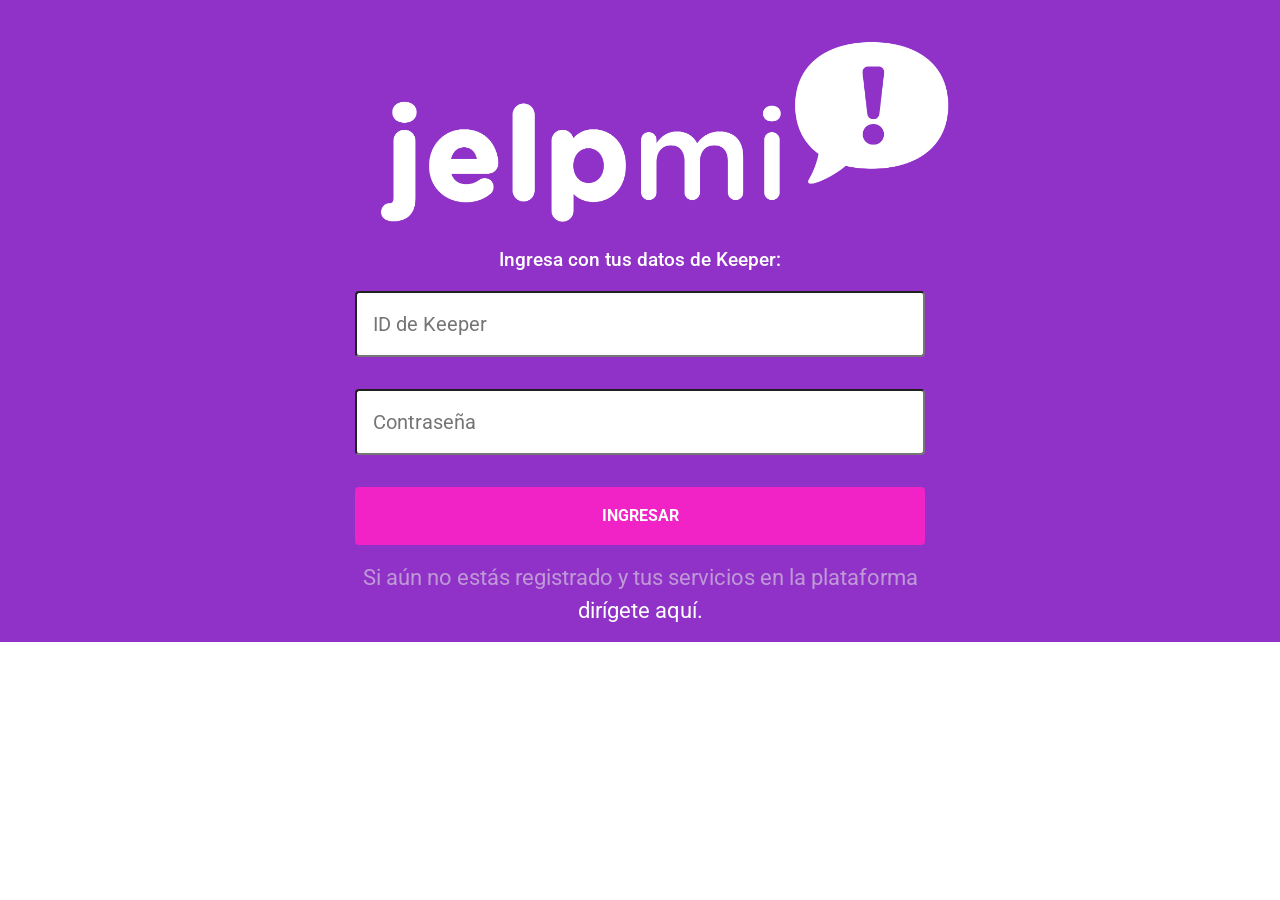
<file: index.html>
<!doctype html>
<html lang="en">
  <head>
    <!-- Required meta tags -->
    <meta charset="utf-8">
    <meta name="viewport" content="width=device-width, initial-scale=1, shrink-to-fit=no">

    <!-- Bootstrap CSS -->
    <link rel="stylesheet" href="https://stackpath.bootstrapcdn.com/bootstrap/4.1.1/css/bootstrap.min.css" integrity="sha384-WskhaSGFgHYWDcbwN70/dfYBj47jz9qbsMId/iRN3ewGhXQFZCSftd1LZCfmhktB" crossorigin="anonymous">
    <link rel="stylesheet" href="jelpmi.css">
    <link href="https://fonts.googleapis.com/css?family=Roboto:400,700" rel="stylesheet">
    <title>- Jelpmi -</title>
  </head>
  <body>
    
    
    <div class="container-fluid login">
      <div class="row">
        <div class="container col-6 col-sm-8 form">
      
      <form>
          <a href="https://www.jelpmi.mx/"><img class="logo" src="img/logo-light.png"></a>
          <h2 class="headline text-center">Ingresa con tus datos de Keeper:</h2>
        <div class="form-group">
          
          <input type="text" class="col-12 form-control-lg shadow p-3 mb-3 bg-white rounded" id="keeper" aria-describedby="Keeperid" placeholder="ID de Keeper">
          
        </div>
        <div class="form-group">
          <input type="password" class="col-12 form-control-lg shadow p-3 mb-3 bg-white rounded" id="contraseña_keeper" placeholder="Contraseña">
        </div>

        <a href="welcome.html" class="col-12 btn shadow p-3 mb-3 button" role="button">INGRESAR</a>
      
      <span class="justify-content-center">Si aún no estás registrado y  tus servicios en la plataforma </span> <a class="justify-content-center registro" href="https://www.jelpmi.mx/keepers.html"> dirígete aquí.</a> 
    </form>
    </div>  
  </div>
</div>
    <!-- Optional JavaScript -->
    <!-- jQuery first, then Popper.js, then Bootstrap JS -->
    <script src="https://code.jquery.com/jquery-3.3.1.slim.min.js" integrity="sha384-q8i/X+965DzO0rT7abK41JStQIAqVgRVzpbzo5smXKp4YfRvH+8abtTE1Pi6jizo" crossorigin="anonymous"></script>
    <script src="https://cdnjs.cloudflare.com/ajax/libs/popper.js/1.14.3/umd/popper.min.js" integrity="sha384-ZMP7rVo3mIykV+2+9J3UJ46jBk0WLaUAdn689aCwoqbBJiSnjAK/l8WvCWPIPm49" crossorigin="anonymous"></script>
    <script src="https://stackpath.bootstrapcdn.com/bootstrap/4.1.1/js/bootstrap.min.js" integrity="sha384-smHYKdLADwkXOn1EmN1qk/HfnUcbVRZyYmZ4qpPea6sjB/pTJ0euyQp0Mk8ck+5T" crossorigin="anonymous"></script>
  </body>
</html>
</file>
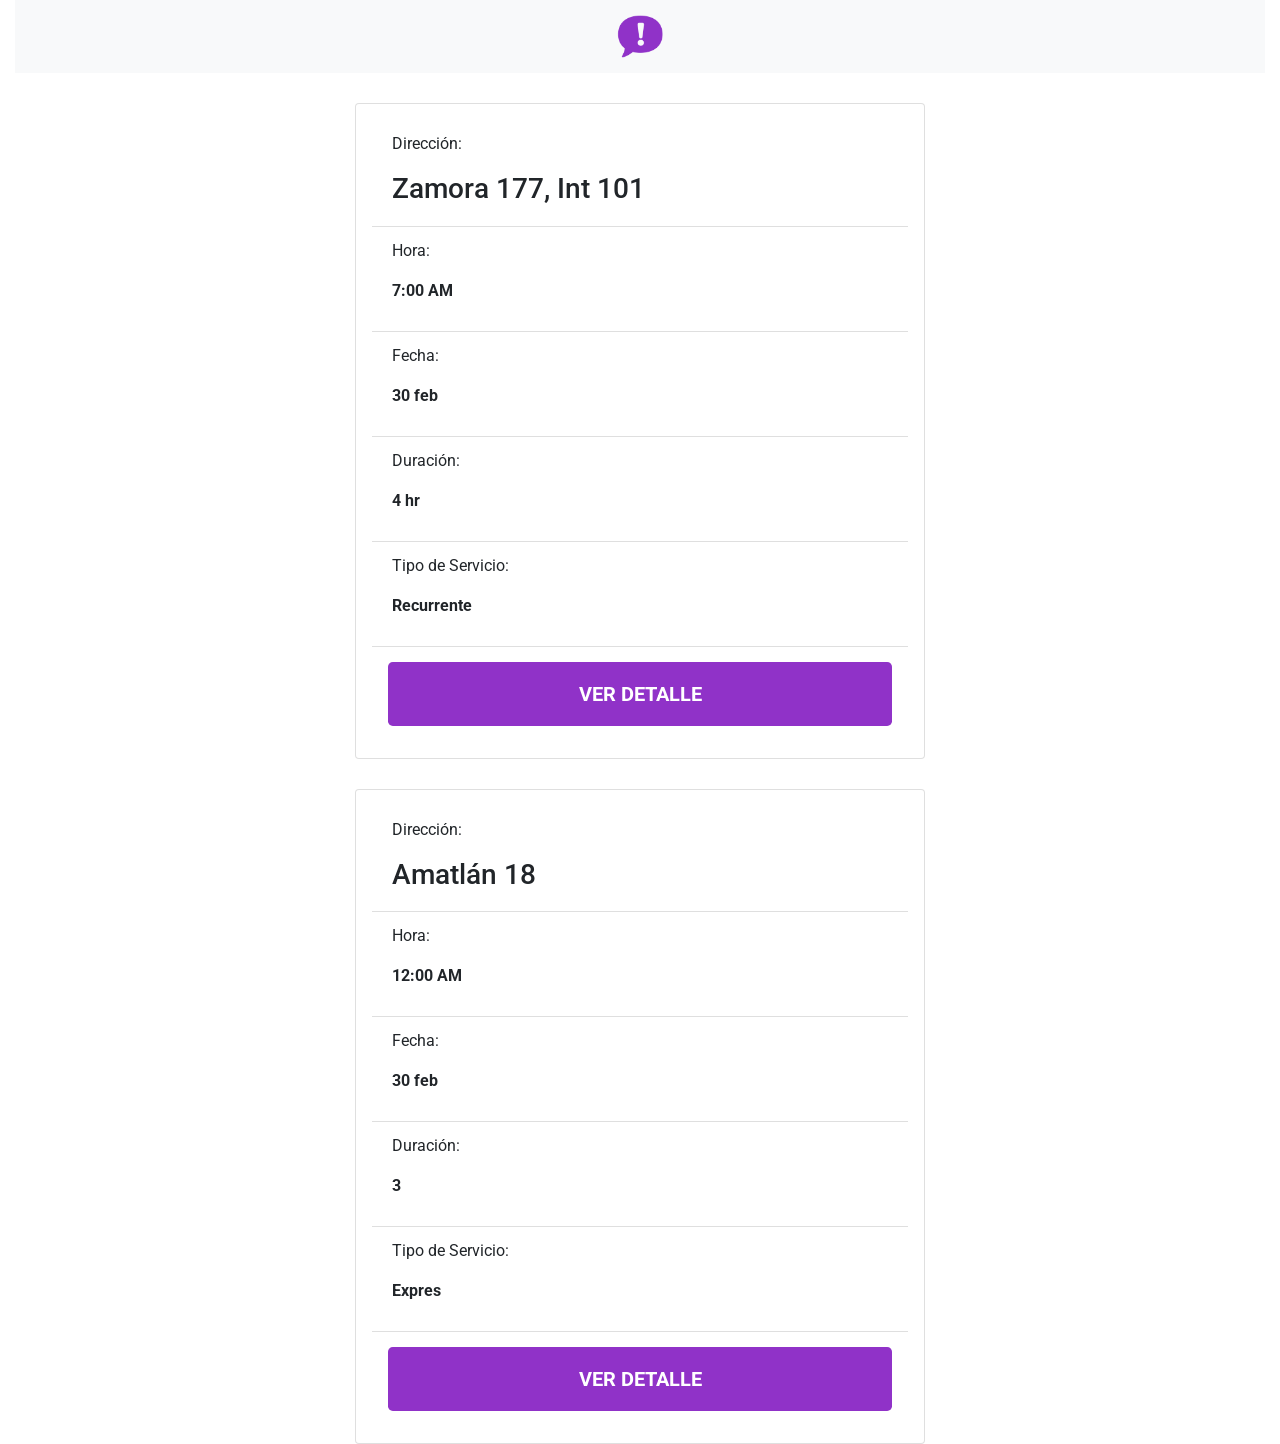
<file: confirmados.html>
<!doctype html>
<html lang="en">
  <head>
    <!-- Required meta tags -->
    <meta charset="utf-8">
    <meta name="viewport" content="width=device-width, initial-scale=1, shrink-to-fit=no">

    <!-- Bootstrap CSS -->
    <link rel="stylesheet" href="https://stackpath.bootstrapcdn.com/bootstrap/4.1.1/css/bootstrap.min.css" integrity="sha384-WskhaSGFgHYWDcbwN70/dfYBj47jz9qbsMId/iRN3ewGhXQFZCSftd1LZCfmhktB" crossorigin="anonymous">
    <link rel="stylesheet" href="jelpmi.css">
    <link href="https://fonts.googleapis.com/css?family=Roboto" rel="stylesheet">
    <title>- Jelpmi Servicios Confirmados -</title>
  </head>
  <body onload="servicios()">
    
    
    <div class="container-fluid">
      <div class="row">
          <div class="col-12">
              <nav class="navbar-nav navbar-expand-lg navbar-light bg-light ">
                <a class="rounded mx-auto d-block" href="index.html"> 
                            <img class="rounded mx-auto d-block" src="img/iso-purple.png" alt="jelpmi">
                        </a></nav>
          </div>
          <div class="container col-6 col-sm-10 "> 
            
        <div id="confirmados"></div>

         
      </div>  
    </div>   
</div>

    <!-- Optional JavaScript -->
    <!-- jQuery first, then Popper.js, then Bootstrap JS -->
    <script src="https://code.jquery.com/jquery-3.3.1.slim.min.js" integrity="sha384-q8i/X+965DzO0rT7abK41JStQIAqVgRVzpbzo5smXKp4YfRvH+8abtTE1Pi6jizo" crossorigin="anonymous"></script>
    <script src="https://cdnjs.cloudflare.com/ajax/libs/popper.js/1.14.3/umd/popper.min.js" integrity="sha384-ZMP7rVo3mIykV+2+9J3UJ46jBk0WLaUAdn689aCwoqbBJiSnjAK/l8WvCWPIPm49" crossorigin="anonymous"></script>
    <script src="https://stackpath.bootstrapcdn.com/bootstrap/4.1.1/js/bootstrap.min.js" integrity="sha384-smHYKdLADwkXOn1EmN1qk/HfnUcbVRZyYmZ4qpPea6sjB/pTJ0euyQp0Mk8ck+5T" crossorigin="anonymous"></script>
    <script src="jelpmi.js"></script>
</body>
</html>
</file>
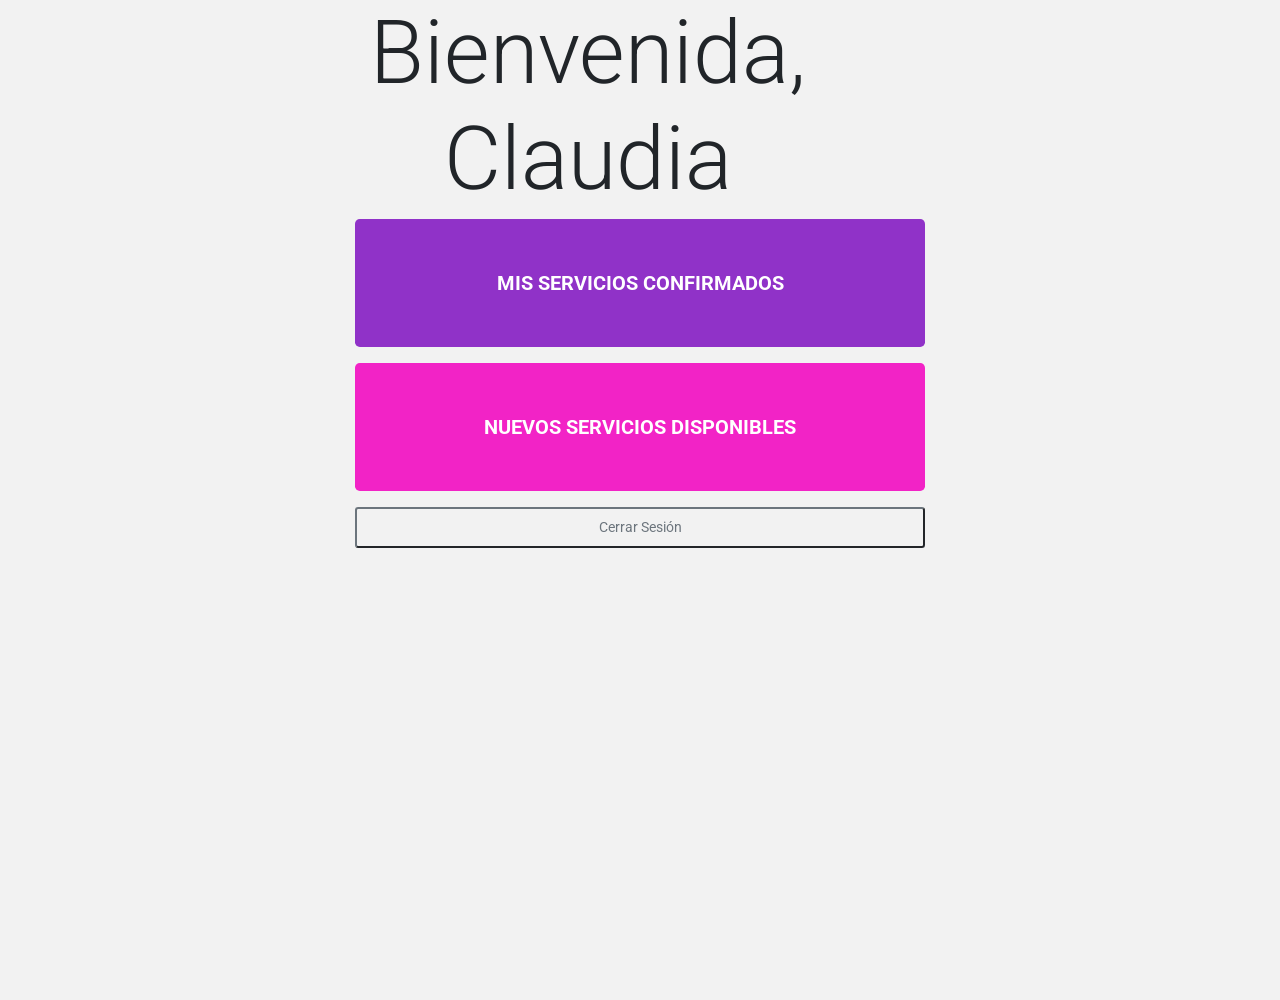
<file: welcome.html>
<!doctype html>
<html lang="en">
  <head>
    <!-- Required meta tags -->
    <meta charset="utf-8">
    <meta name="viewport" content="width=device-width, initial-scale=1, shrink-to-fit=no">

    <!-- Bootstrap CSS -->
    <link rel="stylesheet" href="https://stackpath.bootstrapcdn.com/bootstrap/4.1.1/css/bootstrap.min.css" integrity="sha384-WskhaSGFgHYWDcbwN70/dfYBj47jz9qbsMId/iRN3ewGhXQFZCSftd1LZCfmhktB" crossorigin="anonymous">
    <link rel="stylesheet" href="jelpmi.css">
    <link href="https://fonts.googleapis.com/css?family=Roboto" rel="stylesheet">
    <title>- Jelpmi Servicios -</title>
  </head>
  <body>
    
    
    <div class="container-fluid welcome">
      <div class="row">
        <div class="container col-6 col-sm-6 ">
      
          <h1 class="display-2 col-12 col-sm-4 text-center">Bienvenida, Claudia</h1>
        <a href="confirmados.html"><button class=" col-12  btn btn-lg shadow p-5 mb-3  servconfirmado " type="button">MIS SERVICIOS CONFIRMADOS</button> </a>

        <a href="nuevosservicios.html"><button class="col-12  btn btn-lg shadow p-5 mb-3 servdisponible" type="button">NUEVOS SERVICIOS DISPONIBLES</button></a>
        
        <a href="index.html"><button class="col-12  btn-sm  p-2 mb-5 btn-outline-secondary " type="button">Cerrar Sesión</button></a>

      </div>  
    </div>   
</div>
    <!-- Optional JavaScript -->
    <!-- jQuery first, then Popper.js, then Bootstrap JS -->
    <script src="https://code.jquery.com/jquery-3.3.1.slim.min.js" integrity="sha384-q8i/X+965DzO0rT7abK41JStQIAqVgRVzpbzo5smXKp4YfRvH+8abtTE1Pi6jizo" crossorigin="anonymous"></script>
    <script src="https://cdnjs.cloudflare.com/ajax/libs/popper.js/1.14.3/umd/popper.min.js" integrity="sha384-ZMP7rVo3mIykV+2+9J3UJ46jBk0WLaUAdn689aCwoqbBJiSnjAK/l8WvCWPIPm49" crossorigin="anonymous"></script>
    <script src="https://stackpath.bootstrapcdn.com/bootstrap/4.1.1/js/bootstrap.min.js" integrity="sha384-smHYKdLADwkXOn1EmN1qk/HfnUcbVRZyYmZ4qpPea6sjB/pTJ0euyQp0Mk8ck+5T" crossorigin="anonymous"></script>
  </body>
</html>
</file>
<file: jelpmi.css>
/*login */
.login{
    background-color: #9032c8;
    height: 100%;
}

.button {
    background-color: #f223c6;
    color: #FFF;
    font-weight: 700; 
    
}

.logo {
    max-width: 100%;
    margin: 25px;
    display: flex;
}


h2{
    font-family: 'Roboto',Arial, Helvetica, sans-serif;
    font-size: 1.2em;
    color: #FFF;
    margin: 20px;
}

.form {
    margin: 15px auto;
}

form span {
    font-family: 'Roboto',Arial, Helvetica, sans-serif;
    font-size: 22px;
    color: #bf99d6;
    display: flex;
}

.registro  {
    font-family: 'Roboto',Arial, Helvetica, sans-serif;
    font-size: 22px;
    color: #fff;
    display: flex;
}

form a:hover {
    color: #ffbb40;
    text-decoration: none;
    
}

.container {
    max-width: 600px;
}

/* welcome*/

h1{
    font-family: 'Roboto',Arial, Helvetica, sans-serif;
    font-weight: 700;
    display: flex;
}

.welcome {
    background-color: #f2f2f2;
    min-height: 1000px;
    margin: 0 auto;
    
}



.servconfirmado, .servdisponible {   
    background-color: #9032c8;
    color: #fff;
    font-family: 'Roboto',Arial, Helvetica, sans-serif;
    font-weight: 700;
}

.servdisponible {   
    background-color: #f223c6;
    
}

.servconfirmado  a:hover {   
    background-color: #842ab8;
}

.servdisponible a:hover {   
    background-color: #be219c;
}

/* confirmados */

.detalle {
    background-color: #9032c8;
    font-family: 'Roboto',Arial, Helvetica, sans-serif;
    font-weight: 700;
    color: #fff;
}

 button a:hover {
    color: #fff;

}

nav img {
    max-width: 8%;
    height: auto;
    margin: 15px;
    display: flex;
    
}


.tags{
    font-family: 'Roboto', Arial, Helvetica, sans-serif;
    font-size: 14px;
    color: #bbbbbb;
}

.card {
    margin-top: 30px;
}
</file>
